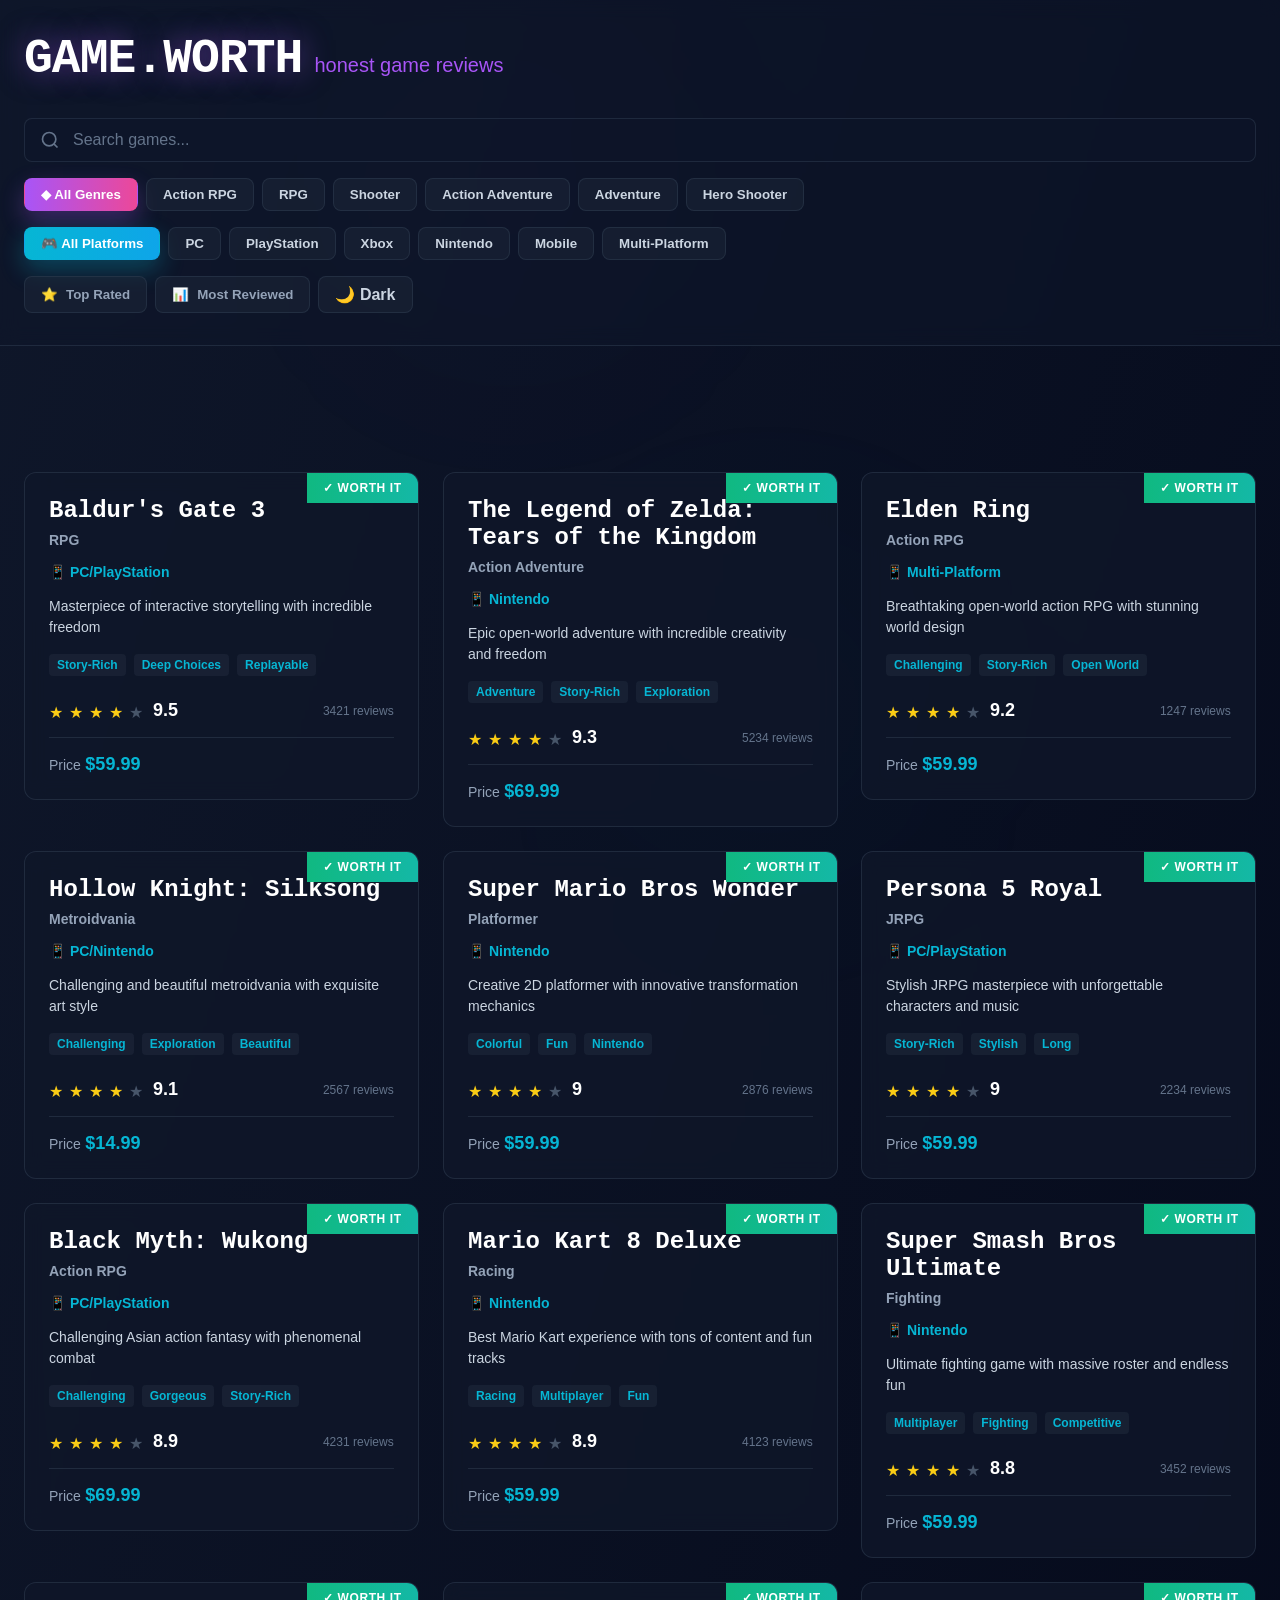
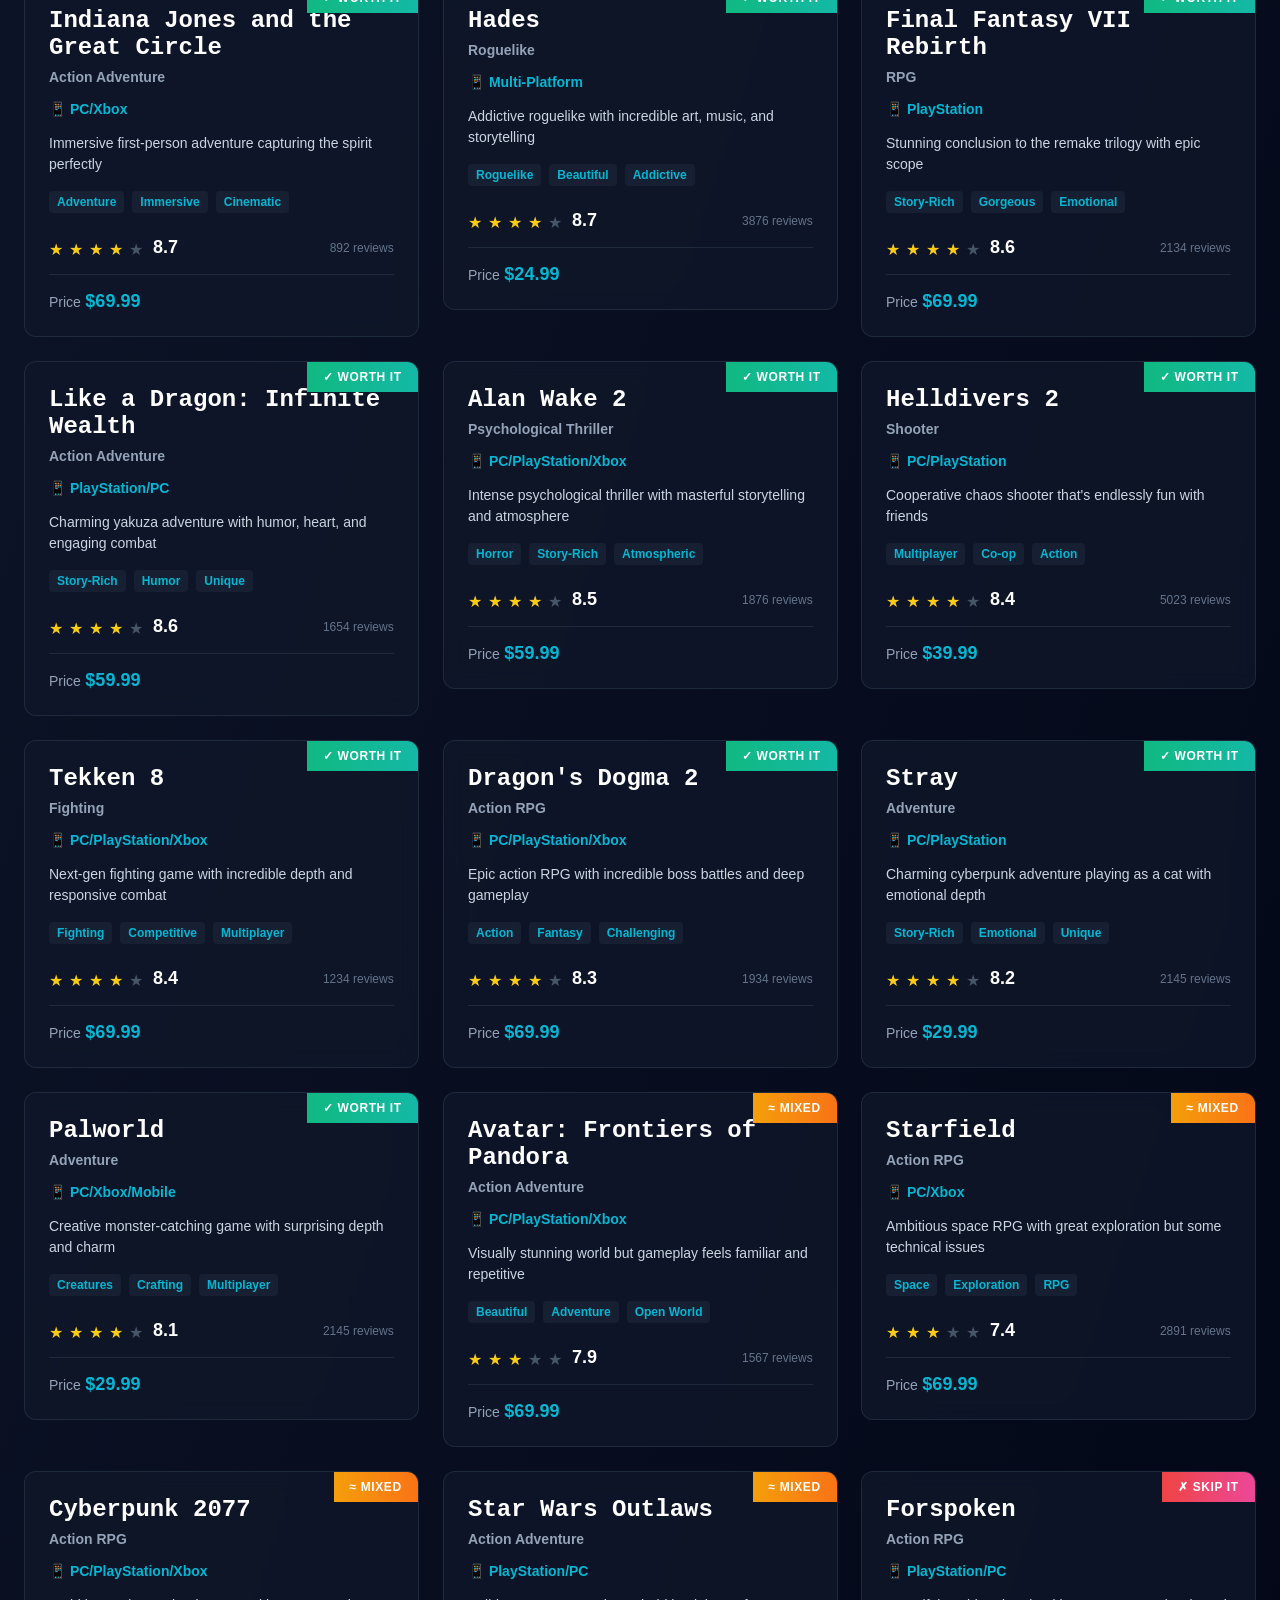
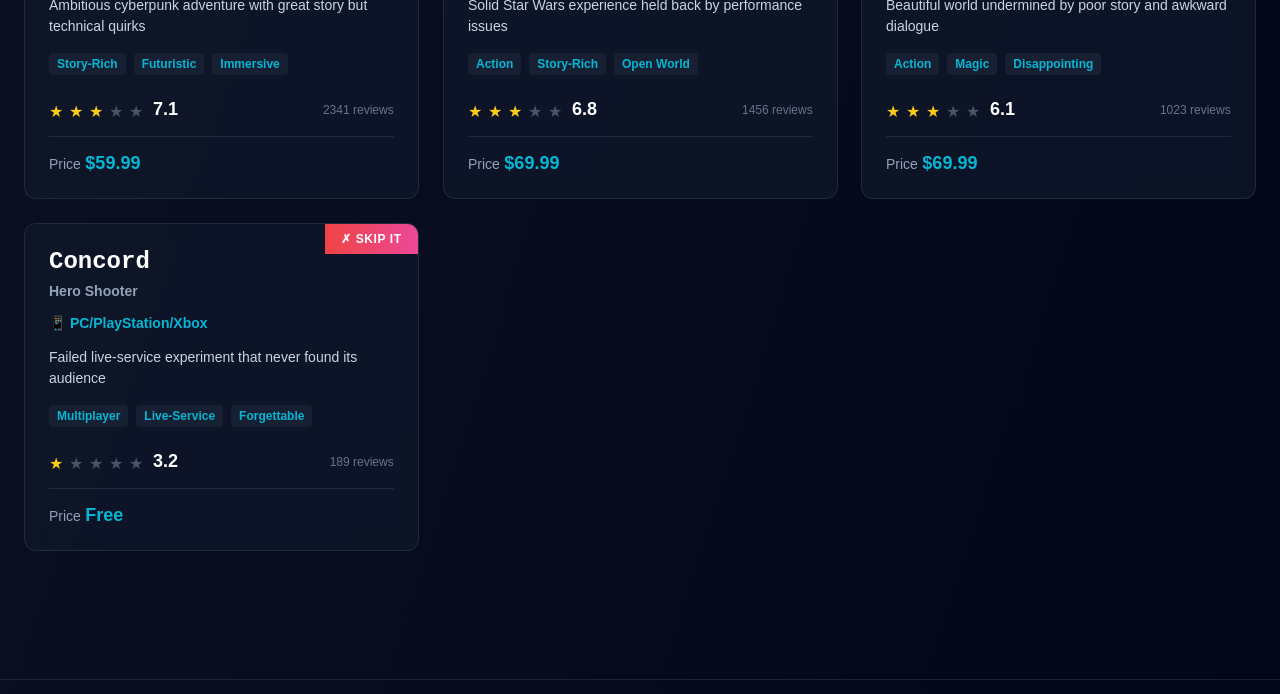
<file: game-review-platform.html>
<!DOCTYPE html>
<html lang="en">
<head>
    <meta charset="UTF-8">
    <meta name="viewport" content="width=device-width, initial-scale=1.0">
    <title>GAME.WORTH - Game Review Platform</title>
    <style>
        * {
            margin: 0;
            padding: 0;
            box-sizing: border-box;
        }

        ::-webkit-scrollbar {
            width: 12px;
        }

        ::-webkit-scrollbar-track {
            background: rgba(15, 23, 42, 0.3);
        }

        ::-webkit-scrollbar-thumb {
            background: rgba(168, 85, 247, 0.5);
            border-radius: 6px;
        }

        body {
            font-family: -apple-system, BlinkMacSystemFont, 'Segoe UI', 'Roboto', 'Oxygen', 'Ubuntu', 'Cantarell', sans-serif;
            background: linear-gradient(to bottom right, #0f172a, #020617);
            color: #ffffff;
            overflow-x: hidden;
            transition: background 0.15s ease, color 0.15s ease;
        }

        body.light-mode {
            background: linear-gradient(to bottom right, #f8fafc, #f1f5f9);
            color: #1e293b;
        }

        .background-container {
            position: fixed;
            inset: 0;
            pointer-events: none;
            z-index: 0;
        }

        .gradient-1 {
            position: absolute;
            top: 0;
            left: 25%;
            width: 24rem;
            height: 24rem;
            background: radial-gradient(circle, rgba(168, 85, 247, 0.05) 0%, transparent 70%);
            border-radius: 50%;
            filter: blur(120px);
        }

        .gradient-2 {
            position: absolute;
            bottom: 0;
            right: 25%;
            width: 24rem;
            height: 24rem;
            background: radial-gradient(circle, rgba(34, 211, 238, 0.05) 0%, transparent 70%);
            border-radius: 50%;
            filter: blur(120px);
        }

        .content {
            position: relative;
            z-index: 10;
        }

        header {
            border-bottom: 1px solid rgba(51, 65, 85, 0.5);
            background: rgba(15, 23, 42, 0.5);
            backdrop-filter: blur(10px);
            position: fixed;
            top: 0;
            width: 100%;
            z-index: 20;
            transition: transform 0.15s ease;
        }

        body.light-mode header {
            background: rgba(248, 250, 252, 0.8);
            border-bottom: 1px solid rgba(100, 116, 139, 0.3);
        }

        header.hidden {
            transform: translateY(-100%);
        }

        main {
            margin-top: 400px;
        }

        .header-inner {
            max-width: 80rem;
            margin: 0 auto;
            padding: 2rem 1.5rem;
        }

        .header-title {
            display: flex;
            align-items: baseline;
            gap: 0.75rem;
            margin-bottom: 2rem;
        }

        h1 {
            font-size: 3rem;
            font-weight: 900;
            letter-spacing: -0.02em;
            font-family: 'Courier New', monospace;
            text-shadow: 0 0 30px rgba(168, 85, 247, 0.5);
        }

        .subtitle {
            font-size: 1.25rem;
            color: #a855f7;
            font-weight: 300;
        }

        .search-container {
            position: relative;
            margin-bottom: 1rem;
        }

        .search-icon {
            position: absolute;
            left: 1rem;
            top: 0.75rem;
            width: 1.25rem;
            height: 1.25rem;
            color: #64748b;
        }

        #searchInput {
            width: 100%;
            background: rgba(15, 23, 42, 0.5);
            border: 1px solid rgba(51, 65, 85, 0.5);
            border-radius: 0.5rem;
            padding: 0.75rem 1rem 0.75rem 3rem;
            color: #ffffff;
            font-size: 1rem;
            transition: all 0.15s ease;
        }

        body.light-mode #searchInput {
            background: rgba(248, 250, 252, 0.7);
            border: 1px solid rgba(100, 116, 139, 0.3);
            color: #1e293b;
        }

        body.light-mode #searchInput::placeholder {
            color: #94a3b8;
        }

        #searchInput::placeholder {
            color: #64748b;
        }

        #searchInput:focus {
            outline: none;
            border-color: rgba(168, 85, 247, 0.5);
            box-shadow: 0 0 0 3px rgba(168, 85, 247, 0.1);
        }

        .filter-buttons {
            display: flex;
            flex-wrap: wrap;
            gap: 0.5rem;
            margin-bottom: 1rem;
        }

        .platform-buttons {
            display: flex;
            flex-wrap: wrap;
            gap: 0.5rem;
            margin-bottom: 1rem;
        }

        .filter-btn {
            padding: 0.5rem 1rem;
            border-radius: 0.5rem;
            font-weight: 600;
            border: 1px solid rgba(51, 65, 85, 0.5);
            background: rgba(30, 41, 59, 0.5);
            color: #cbd5e1;
            cursor: pointer;
            transition: all 0.15s ease;
        }

        body.light-mode .filter-btn {
            background: rgba(226, 232, 240, 0.8);
            color: #475569;
            border: 1px solid rgba(100, 116, 139, 0.3);
        }

        .filter-btn:hover {
            background: rgba(51, 65, 85, 0.5);
        }

        body.light-mode .filter-btn:hover {
            background: rgba(203, 213, 225, 0.8);
        }

        .filter-btn.active {
            background: linear-gradient(to right, #a855f7, #ec4899);
            color: white;
            border-color: transparent;
            box-shadow: 0 10px 25px rgba(168, 85, 247, 0.3);
        }

        .platform-btn {
            padding: 0.5rem 1rem;
            border-radius: 0.5rem;
            font-weight: 600;
            border: 1px solid rgba(51, 65, 85, 0.5);
            background: rgba(30, 41, 59, 0.5);
            color: #cbd5e1;
            cursor: pointer;
            transition: all 0.15s ease;
        }

        body.light-mode .platform-btn {
            background: rgba(226, 232, 240, 0.8);
            color: #475569;
            border: 1px solid rgba(100, 116, 139, 0.3);
        }

        .platform-btn:hover {
            background: rgba(51, 65, 85, 0.5);
        }

        body.light-mode .platform-btn:hover {
            background: rgba(203, 213, 225, 0.8);
        }

        .platform-btn.active {
            background: linear-gradient(to right, #06b6d4, #0ea5e9);
            color: white;
            border-color: transparent;
            box-shadow: 0 10px 25px rgba(6, 182, 212, 0.3);
        }

        .sort-buttons {
            display: flex;
            gap: 0.5rem;
        }

        .sort-btn {
            display: flex;
            align-items: center;
            gap: 0.5rem;
            padding: 0.5rem 1rem;
            border-radius: 0.5rem;
            font-weight: 600;
            border: 1px solid rgba(51, 65, 85, 0.5);
            background: rgba(30, 41, 59, 0.5);
            color: #94a3b8;
            cursor: pointer;
            transition: all 0.15s ease;
        }

        .sort-btn:hover {
            background: rgba(51, 65, 85, 0.5);
        }

        .theme-toggle {
            padding: 0.5rem 1rem;
            border-radius: 0.5rem;
            font-weight: 600;
            border: 1px solid rgba(51, 65, 85, 0.5);
            background: rgba(30, 41, 59, 0.5);
            color: #cbd5e1;
            cursor: pointer;
            transition: all 0.15s ease;
            font-size: 1rem;
            display: flex;
            align-items: center;
            gap: 0.5rem;
        }

        body.light-mode .theme-toggle {
            background: rgba(226, 232, 240, 0.8);
            color: #475569;
            border: 1px solid rgba(100, 116, 139, 0.3);
        }

        .theme-toggle:hover {
            background: rgba(51, 65, 85, 0.5);
        }

        body.light-mode .theme-toggle:hover {
            background: rgba(203, 213, 225, 0.8);
        }

        main {
            max-width: 80rem;
            margin: 0 auto;
            padding: 6rem 1.5rem 3rem 1.5rem;
        }

        .games-grid {
            display: grid;
            grid-template-columns: repeat(auto-fill, minmax(300px, 1fr));
            gap: 1.5rem;
        }

        @media (max-width: 768px) {
            .games-grid {
                grid-template-columns: 1fr;
            }
        }

        @media (min-width: 1024px) {
            .games-grid {
                grid-template-columns: repeat(3, 1fr);
            }
        }

        .game-card {
            position: relative;
            animation: fadeInUp 0.3s ease-out;
            will-change: transform;
        }

        @keyframes fadeInUp {
            from {
                opacity: 0;
                transform: translateY(20px);
            }
            to {
                opacity: 1;
                transform: translateY(0);
            }
        }

        .game-card.delay-1 { animation-delay: 0.05s; }
        .game-card.delay-2 { animation-delay: 0.1s; }
        .game-card.delay-3 { animation-delay: 0.15s; }
        .game-card.delay-4 { animation-delay: 0.2s; }
        .game-card.delay-5 { animation-delay: 0.25s; }
        .game-card.delay-6 { animation-delay: 0.3s; }
        .game-card.delay-7 { animation-delay: 0.35s; }
        .game-card.delay-8 { animation-delay: 0.4s; }
        .game-card.delay-9 { animation-delay: 0.45s; }
        .game-card.delay-10 { animation-delay: 0.5s; }

        .card-inner {
            background: rgba(15, 23, 42, 0.8);
            border: 1px solid rgba(51, 65, 85, 0.5);
            border-radius: 0.75rem;
            overflow: hidden;
            backdrop-filter: blur(10px);
            transition: border-color 0.15s ease;
            position: relative;
        }

        body.light-mode .card-inner {
            background: rgba(248, 250, 252, 0.9);
            border: 1px solid rgba(100, 116, 139, 0.3);
        }

        .game-card:hover .card-inner {
            border-color: rgba(51, 65, 85, 0.8);
        }

        body.light-mode .game-card:hover .card-inner {
            border-color: rgba(100, 116, 139, 0.5);
        }

        .card-content {
            padding: 1.5rem;
            position: relative;
        }

        .verdict-badge {
            position: absolute;
            top: 0;
            right: 0;
            padding: 0.5rem 1rem;
            font-size: 0.75rem;
            font-weight: 900;
            letter-spacing: 0.05em;
            color: white;
            background-size: 100% 100%;
        }

        .verdict-worth {
            background: linear-gradient(to right, #10b981, #14b8a6);
        }

        .verdict-mixed {
            background: linear-gradient(to right, #f59e0b, #f97316);
        }

        .verdict-skip {
            background: linear-gradient(to right, #ef4444, #ec4899);
        }

        .game-title {
            font-size: 1.5rem;
            font-weight: 900;
            margin-bottom: 0.5rem;
            font-family: 'Courier New', monospace;
            transition: color 0.3s ease;
        }

        .game-card:hover .game-title {
            color: #d8b4fe;
        }

        body.light-mode .game-card:hover .game-title {
            color: #a855f7;
        }

        .game-genre {
            font-size: 0.875rem;
            color: #94a3b8;
            margin-bottom: 1rem;
            font-weight: 600;
        }

        body.light-mode .game-genre {
            color: #64748b;
        }

        .game-platform {
            font-size: 0.875rem;
            color: #06b6d4;
            margin-bottom: 1rem;
            font-weight: 600;
        }

        body.light-mode .game-platform {
            color: #0891b2;
        }

        .game-description {
            color: #cbd5e1;
            font-size: 0.875rem;
            margin-bottom: 1rem;
            line-height: 1.5;
        }

        body.light-mode .game-description {
            color: #475569;
        }

        .tags {
            display: flex;
            flex-wrap: wrap;
            gap: 0.5rem;
            margin-bottom: 1.5rem;
        }

        .tag {
            padding: 0.25rem 0.5rem;
            background: rgba(30, 41, 59, 0.6);
            color: #06b6d4;
            font-size: 0.75rem;
            font-weight: 600;
            border-radius: 0.25rem;
            transition: background 0.3s ease, color 0.3s ease;
        }

        body.light-mode .tag {
            background: rgba(203, 213, 225, 0.6);
            color: #0891b2;
        }

        .rating-row {
            display: flex;
            align-items: center;
            justify-content: space-between;
            margin-bottom: 1rem;
            padding-bottom: 1rem;
            border-bottom: 1px solid rgba(51, 65, 85, 0.5);
            transition: border-color 0.3s ease;
        }

        body.light-mode .rating-row {
            border-bottom: 1px solid rgba(100, 116, 139, 0.2);
        }

        .stars {
            display: flex;
            gap: 0.25rem;
        }

        .star {
            width: 1rem;
            height: 1rem;
        }

        .star.filled {
            color: #facc15;
        }

        .star.empty {
            color: #475569;
        }

        .rating-number {
            font-size: 1.125rem;
            font-weight: 900;
            color: white;
            margin-left: 0.5rem;
        }

        .review-count {
            font-size: 0.75rem;
            color: #64748b;
            transition: color 0.3s ease;
        }

        body.light-mode .review-count {
            color: #94a3b8;
        }

        .price-label {
            color: #94a3b8;
            font-size: 0.875rem;
            transition: color 0.3s ease;
        }

        body.light-mode .price-label {
            color: #64748b;
        }

        .price-value {
            font-size: 1.125rem;
            font-weight: 900;
            color: #06b6d4;
            transition: color 0.3s ease;
        }

        body.light-mode .price-value {
            color: #0891b2;
        }

        .no-results {
            text-align: center;
            padding: 5rem 1.5rem;
            color: #94a3b8;
            font-size: 1.125rem;
            transition: color 0.3s ease;
        }

        body.light-mode .no-results {
            color: #64748b;
        }

        footer {
            border-top: 1px solid rgba(51, 65, 85, 0.5);
            margin-top: 5rem;
            padding: 2rem;
            text-align: center;
            color: #64748b;
            font-size: 0.875rem;
            transition: border-color 0.3s ease, color 0.3s ease;
        }

        body.light-mode footer {
            border-top: 1px solid rgba(100, 116, 139, 0.2);
            color: #94a3b8;
        }

        svg {
            width: 1.25rem;
            height: 1.25rem;
            display: inline-block;
        }

        @keyframes fadeIn {
            from { opacity: 0; }
            to { opacity: 1; }
        }

        @keyframes slideUp {
            from {
                opacity: 0;
                transform: translateY(30px);
            }
            to {
                opacity: 1;
                transform: translateY(0);
            }
        }

        .details-modal {
            display: none;
            position: fixed;
            inset: 0;
            background: rgba(0, 0, 0, 0.5);
            backdrop-filter: blur(4px);
            z-index: 100;
            overflow-y: auto;
            animation: fadeIn 0.2s ease;
        }

        .details-modal.active {
            display: flex;
            align-items: center;
            justify-content: center;
        }

        .details-content {
            background: rgba(15, 23, 42, 0.95);
            border: 1px solid rgba(51, 65, 85, 0.5);
            border-radius: 1rem;
            padding: 3rem;
            max-width: 700px;
            width: 90%;
            max-height: 90vh;
            overflow-y: auto;
            animation: slideUp 0.2s ease;
            position: relative;
        }

        .close-btn {
            position: absolute;
            top: 1.5rem;
            right: 1.5rem;
            background: none;
            border: none;
            font-size: 1.5rem;
            cursor: pointer;
            color: #cbd5e1;
            transition: color 0.3s ease;
        }

        body.light-mode .close-btn {
            color: #475569;
        }

        .close-btn:hover {
            color: #f1f5f9;
        }

        body.light-mode .close-btn:hover {
            color: #1e293b;
        }

        .details-header {
            display: flex;
            justify-content: space-between;
            align-items: start;
            margin-bottom: 2rem;
            gap: 2rem;
        }

        .details-title-section h2 {
            font-size: 2.5rem;
            font-weight: 900;
            margin-bottom: 0.5rem;
            font-family: 'Courier New', monospace;
        }

        body.light-mode .details-title-section h2 {
            color: #1e293b;
        }

        .details-verdict-badge {
            padding: 0.75rem 1.5rem;
            font-weight: 900;
            letter-spacing: 0.05em;
            color: white;
            border-radius: 0.5rem;
            font-size: 0.875rem;
            align-self: flex-start;
        }

        .details-section {
            margin-bottom: 2rem;
            padding-bottom: 1.5rem;
            border-bottom: 1px solid rgba(51, 65, 85, 0.5);
        }

        body.light-mode .details-section {
            border-bottom: 1px solid rgba(100, 116, 139, 0.2);
        }

        .details-section:last-child {
            border-bottom: none;
        }

        .details-label {
            font-size: 0.875rem;
            color: #94a3b8;
            font-weight: 600;
            text-transform: uppercase;
            letter-spacing: 0.05em;
            margin-bottom: 0.5rem;
        }

        body.light-mode .details-label {
            color: #64748b;
        }

        .details-value {
            font-size: 1.125rem;
            color: #e2e8f0;
            margin-bottom: 1rem;
        }

        body.light-mode .details-value {
            color: #334155;
        }

        .details-rating {
            display: flex;
            align-items: center;
            gap: 1rem;
            flex-wrap: wrap;
        }

        .rating-display {
            display: flex;
            align-items: center;
            gap: 0.5rem;
        }

        .rating-stars {
            display: flex;
            gap: 0.25rem;
        }

        .rating-stars .star {
            width: 1.5rem;
            height: 1.5rem;
        }

        .rating-stats {
            display: grid;
            grid-template-columns: repeat(auto-fit, minmax(200px, 1fr));
            gap: 1rem;
        }

        .stat-item {
            background: rgba(30, 41, 59, 0.5);
            padding: 1rem;
            border-radius: 0.5rem;
            border: 1px solid rgba(51, 65, 85, 0.5);
        }

        body.light-mode .stat-item {
            background: rgba(226, 232, 240, 0.5);
            border: 1px solid rgba(100, 116, 139, 0.2);
        }

        .stat-label {
            font-size: 0.75rem;
            color: #94a3b8;
            text-transform: uppercase;
            letter-spacing: 0.05em;
            margin-bottom: 0.5rem;
        }

        body.light-mode .stat-label {
            color: #64748b;
        }

        .stat-value {
            font-size: 1.5rem;
            font-weight: 900;
            color: #06b6d4;
        }

        body.light-mode .stat-value {
            color: #0891b2;
        }

        body.light-mode .details-value {
            color: #334155;
        }

        .detailed-tags {
            display: flex;
            flex-wrap: wrap;
            gap: 0.5rem;
        }

        .detailed-tag {
            padding: 0.5rem 1rem;
            background: rgba(30, 41, 59, 0.5);
            color: #06b6d4;
            border-radius: 0.5rem;
            font-size: 0.875rem;
            font-weight: 600;
            border: 1px solid rgba(6, 182, 212, 0.3);
        }

        body.light-mode .detailed-tag {
            background: rgba(203, 213, 225, 0.5);
            color: #0891b2;
            border: 1px solid rgba(8, 145, 178, 0.3);
        }

        .game-card {
            cursor: pointer;
        }

        .game-card {
            transition: transform 0.15s ease;
        }

        .game-card:hover {
            transform: translateY(-2px);
        }

        /* Buy Links */
        .buy-section {
            margin-top: 2rem;
            padding-top: 1.5rem;
            border-top: 1px solid rgba(51, 65, 85, 0.5);
            display: flex;
            flex-wrap: wrap;
            gap: 1rem;
        }

        body.light-mode .buy-section {
            border-top: 1px solid rgba(100, 116, 139, 0.2);
        }

        .buy-btn {
            flex: 1;
            min-width: 150px;
            padding: 1rem 1.5rem;
            border-radius: 0.5rem;
            border: none;
            font-weight: 600;
            cursor: pointer;
            transition: all 0.15s ease;
            text-decoration: none;
            display: inline-flex;
            align-items: center;
            justify-content: center;
            gap: 0.5rem;
            font-size: 0.95rem;
        }

        .buy-btn-amazon {
            background: linear-gradient(to right, #FF9900, #FFA500);
            color: white;
            box-shadow: 0 4px 15px rgba(255, 153, 0, 0.3);
        }

        .buy-btn-amazon:hover {
            transform: translateY(-2px);
            box-shadow: 0 6px 20px rgba(255, 153, 0, 0.4);
        }

        .buy-btn-nintendo {
            background: linear-gradient(to right, #E60012, #F0061B);
            color: white;
            box-shadow: 0 4px 15px rgba(230, 0, 18, 0.3);
        }

        .buy-btn-nintendo:hover {
            transform: translateY(-2px);
            box-shadow: 0 6px 20px rgba(230, 0, 18, 0.4);
        }

        .buy-btn-playstation {
            background: linear-gradient(to right, #003087, #0066CC);
            color: white;
            box-shadow: 0 4px 15px rgba(0, 48, 135, 0.3);
        }

        .buy-btn-playstation:hover {
            transform: translateY(-2px);
            box-shadow: 0 6px 20px rgba(0, 48, 135, 0.4);
        }

        .buy-btn-xbox {
            background: linear-gradient(to right, #107C10, #1FB012);
            color: white;
            box-shadow: 0 4px 15px rgba(16, 124, 16, 0.3);
        }

        .buy-btn-xbox:hover {
            transform: translateY(-2px);
            box-shadow: 0 6px 20px rgba(16, 124, 16, 0.4);
        }

        .buy-btn-steam {
            background: linear-gradient(to right, #1B2838, #2A475E);
            color: white;
            box-shadow: 0 4px 15px rgba(26, 40, 56, 0.3);
            border: 1px solid rgba(108, 192, 228, 0.5);
        }

        .buy-btn-steam:hover {
            transform: translateY(-2px);
            box-shadow: 0 6px 20px rgba(108, 192, 228, 0.4);
        }

        .buy-btn-appstore {
            background: linear-gradient(to right, #555555, #888888);
            color: white;
            box-shadow: 0 4px 15px rgba(85, 85, 85, 0.3);
        }

        .buy-btn-appstore:hover {
            transform: translateY(-2px);
            box-shadow: 0 6px 20px rgba(85, 85, 85, 0.4);
        }
    </style>
</head>
<body>
    <div class="background-container">
        <div class="gradient-1"></div>
        <div class="gradient-2"></div>
    </div>

    <div class="content">
        <header>
            <div class="header-inner">
                <div class="header-title">
                    <h1>GAME.WORTH</h1>
                    <span class="subtitle">honest game reviews</span>
                </div>

                <div class="search-container">
                    <svg class="search-icon" viewBox="0 0 24 24" fill="none" stroke="currentColor" stroke-width="2">
                        <circle cx="11" cy="11" r="8"></circle>
                        <path d="m21 21-4.35-4.35"></path>
                    </svg>
                    <input type="text" id="searchInput" placeholder="Search games...">
                </div>

                <div class="filter-buttons" id="filterButtons"></div>

                <div class="platform-buttons" id="platformButtons"></div>

                <div class="sort-buttons">
                    <button class="sort-btn active" onclick="setSortBy('rating')">
                        <span>⭐</span> Top Rated
                    </button>
                    <button class="sort-btn" onclick="setSortBy('reviews')">
                        <span>📊</span> Most Reviewed
                    </button>
                    <button class="theme-toggle" onclick="toggleTheme()">
                        🌙 Dark
                    </button>
                </div>
            </div>
        </header>

        <main>
            <div class="games-grid" id="gamesGrid"></div>
            <div id="noResults" class="no-results" style="display: none;">
                No games found matching your criteria
            </div>
        </main>

        <!-- Game Details Modal -->
        <div class="details-modal" id="detailsModal">
            <div class="details-content">
                <button class="close-btn" onclick="closeDetails()">✕</button>
                <div class="details-header">
                    <div class="details-title-section">
                        <h2 id="detailsTitle"></h2>
                        <p style="color: #94a3b8; margin-bottom: 1rem;" id="detailsGenre"></p>
                        <p style="color: #06b6d4; font-weight: 600;" id="detailsPlatform"></p>
                    </div>
                    <div class="details-verdict-badge" id="detailsVerdictBadge"></div>
                </div>

                <div class="details-section">
                    <div class="details-label">About</div>
                    <p class="details-value" id="detailsDescription"></p>
                </div>

                <div class="details-section">
                    <div class="details-label">Rating & Reviews</div>
                    <div class="details-rating">
                        <div class="rating-display">
                            <div class="rating-stars" id="detailsStars"></div>
                            <span style="font-size: 1.5rem; font-weight: 900; color: white;" id="detailsRatingNumber"></span>
                        </div>
                        <span style="color: #94a3b8;" id="detailsReviewCount"></span>
                    </div>
                </div>

                <div class="details-section">
                    <div class="details-label">Details</div>
                    <div class="rating-stats">
                        <div class="stat-item">
                            <div class="stat-label">Price</div>
                            <div class="stat-value" id="detailsPrice"></div>
                        </div>
                        <div class="stat-item">
                            <div class="stat-label">Total Reviews</div>
                            <div class="stat-value" id="detailsTotalReviews"></div>
                        </div>
                    </div>
                </div>

                <div class="details-section">
                    <div class="details-label">Tags</div>
                    <div class="detailed-tags" id="detailsTags"></div>
                </div>

                <div class="buy-section" id="buySection"></div>
            </div>
        </div>

        <footer>
            <p>&copy; 2024 GAME.WORTH. All rights reserved. | Game ratings and verdicts based on community feedback • Not affiliated with game publishers</p>
        </footer>
    </div>

    <script>
        const games = [
            {
                id: 1,
                title: 'Elden Ring',
                genre: 'Action RPG',
                platform: 'Multi-Platform',
                rating: 9.2,
                reviews: 1247,
                verdict: 'worth',
                price: '$59.99',
                description: 'Breathtaking open-world action RPG with stunning world design',
                tags: ['Challenging', 'Story-Rich', 'Open World']
            },
            {
                id: 2,
                title: 'Cyberpunk 2077',
                genre: 'Action RPG',
                platform: 'PC/PlayStation/Xbox',
                rating: 7.1,
                reviews: 2341,
                verdict: 'mixed',
                price: '$59.99',
                description: 'Ambitious cyberpunk adventure with great story but technical quirks',
                tags: ['Story-Rich', 'Futuristic', 'Immersive']
            },
            {
                id: 3,
                title: 'Baldur\'s Gate 3',
                genre: 'RPG',
                platform: 'PC/PlayStation',
                rating: 9.5,
                reviews: 3421,
                verdict: 'worth',
                price: '$59.99',
                description: 'Masterpiece of interactive storytelling with incredible freedom',
                tags: ['Story-Rich', 'Deep Choices', 'Replayable']
            },
            {
                id: 4,
                title: 'Concord',
                genre: 'Hero Shooter',
                platform: 'PC/PlayStation/Xbox',
                rating: 3.2,
                reviews: 189,
                verdict: 'skip',
                price: 'Free',
                description: 'Failed live-service experiment that never found its audience',
                tags: ['Multiplayer', 'Live-Service', 'Forgettable']
            },
            {
                id: 5,
                title: 'Palworld',
                genre: 'Adventure',
                platform: 'PC/Xbox/Mobile',
                rating: 8.1,
                reviews: 2145,
                verdict: 'worth',
                price: '$29.99',
                description: 'Creative monster-catching game with surprising depth and charm',
                tags: ['Creatures', 'Crafting', 'Multiplayer']
            },
            {
                id: 6,
                title: 'Indiana Jones and the Great Circle',
                genre: 'Action Adventure',
                platform: 'PC/Xbox',
                rating: 8.7,
                reviews: 892,
                verdict: 'worth',
                price: '$69.99',
                description: 'Immersive first-person adventure capturing the spirit perfectly',
                tags: ['Adventure', 'Immersive', 'Cinematic']
            },
            {
                id: 7,
                title: 'Star Wars Outlaws',
                genre: 'Action Adventure',
                platform: 'PlayStation/PC',
                rating: 6.8,
                reviews: 1456,
                verdict: 'mixed',
                price: '$69.99',
                description: 'Solid Star Wars experience held back by performance issues',
                tags: ['Action', 'Story-Rich', 'Open World']
            },
            {
                id: 8,
                title: 'Black Myth: Wukong',
                genre: 'Action RPG',
                platform: 'PC/PlayStation',
                rating: 8.9,
                reviews: 4231,
                verdict: 'worth',
                price: '$69.99',
                description: 'Challenging Asian action fantasy with phenomenal combat',
                tags: ['Challenging', 'Gorgeous', 'Story-Rich']
            },
            {
                id: 9,
                title: 'Helldivers 2',
                genre: 'Shooter',
                platform: 'PC/PlayStation',
                rating: 8.4,
                reviews: 5023,
                verdict: 'worth',
                price: '$39.99',
                description: 'Cooperative chaos shooter that\'s endlessly fun with friends',
                tags: ['Multiplayer', 'Co-op', 'Action']
            },
            {
                id: 10,
                title: 'Final Fantasy VII Rebirth',
                genre: 'RPG',
                platform: 'PlayStation',
                rating: 8.6,
                reviews: 2134,
                verdict: 'worth',
                price: '$69.99',
                description: 'Stunning conclusion to the remake trilogy with epic scope',
                tags: ['Story-Rich', 'Gorgeous', 'Emotional']
            },
            {
                id: 11,
                title: 'Super Mario Bros Wonder',
                genre: 'Platformer',
                platform: 'Nintendo',
                rating: 9.0,
                reviews: 2876,
                verdict: 'worth',
                price: '$59.99',
                description: 'Creative 2D platformer with innovative transformation mechanics',
                tags: ['Colorful', 'Fun', 'Nintendo']
            },
            {
                id: 12,
                title: 'The Legend of Zelda: Tears of the Kingdom',
                genre: 'Action Adventure',
                platform: 'Nintendo',
                rating: 9.3,
                reviews: 5234,
                verdict: 'worth',
                price: '$69.99',
                description: 'Epic open-world adventure with incredible creativity and freedom',
                tags: ['Adventure', 'Story-Rich', 'Exploration']
            },
            {
                id: 13,
                title: 'Super Smash Bros Ultimate',
                genre: 'Fighting',
                platform: 'Nintendo',
                rating: 8.8,
                reviews: 3452,
                verdict: 'worth',
                price: '$59.99',
                description: 'Ultimate fighting game with massive roster and endless fun',
                tags: ['Multiplayer', 'Fighting', 'Competitive']
            },
            {
                id: 14,
                title: 'Mario Kart 8 Deluxe',
                genre: 'Racing',
                platform: 'Nintendo',
                rating: 8.9,
                reviews: 4123,
                verdict: 'worth',
                price: '$59.99',
                description: 'Best Mario Kart experience with tons of content and fun tracks',
                tags: ['Racing', 'Multiplayer', 'Fun']
            },
            {
                id: 15,
                title: 'Hollow Knight: Silksong',
                genre: 'Metroidvania',
                platform: 'PC/Nintendo',
                rating: 9.1,
                reviews: 2567,
                verdict: 'worth',
                price: '$14.99',
                description: 'Challenging and beautiful metroidvania with exquisite art style',
                tags: ['Challenging', 'Exploration', 'Beautiful']
            },
            {
                id: 16,
                title: 'Starfield',
                genre: 'Action RPG',
                platform: 'PC/Xbox',
                rating: 7.4,
                reviews: 2891,
                verdict: 'mixed',
                price: '$69.99',
                description: 'Ambitious space RPG with great exploration but some technical issues',
                tags: ['Space', 'Exploration', 'RPG']
            },
            {
                id: 17,
                title: 'Dragon\'s Dogma 2',
                genre: 'Action RPG',
                platform: 'PC/PlayStation/Xbox',
                rating: 8.3,
                reviews: 1934,
                verdict: 'worth',
                price: '$69.99',
                description: 'Epic action RPG with incredible boss battles and deep gameplay',
                tags: ['Action', 'Fantasy', 'Challenging']
            },
            {
                id: 18,
                title: 'Avatar: Frontiers of Pandora',
                genre: 'Action Adventure',
                platform: 'PC/PlayStation/Xbox',
                rating: 7.9,
                reviews: 1567,
                verdict: 'mixed',
                price: '$69.99',
                description: 'Visually stunning world but gameplay feels familiar and repetitive',
                tags: ['Beautiful', 'Adventure', 'Open World']
            },
            {
                id: 19,
                title: 'Persona 5 Royal',
                genre: 'JRPG',
                platform: 'PC/PlayStation',
                rating: 9.0,
                reviews: 2234,
                verdict: 'worth',
                price: '$59.99',
                description: 'Stylish JRPG masterpiece with unforgettable characters and music',
                tags: ['Story-Rich', 'Stylish', 'Long']
            },
            {
                id: 20,
                title: 'Hades',
                genre: 'Roguelike',
                platform: 'Multi-Platform',
                rating: 8.7,
                reviews: 3876,
                verdict: 'worth',
                price: '$24.99',
                description: 'Addictive roguelike with incredible art, music, and storytelling',
                tags: ['Roguelike', 'Beautiful', 'Addictive']
            },
            {
                id: 21,
                title: 'Stray',
                genre: 'Adventure',
                platform: 'PC/PlayStation',
                rating: 8.2,
                reviews: 2145,
                verdict: 'worth',
                price: '$29.99',
                description: 'Charming cyberpunk adventure playing as a cat with emotional depth',
                tags: ['Story-Rich', 'Emotional', 'Unique']
            },
            {
                id: 22,
                title: 'Forspoken',
                genre: 'Action RPG',
                platform: 'PlayStation/PC',
                rating: 6.1,
                reviews: 1023,
                verdict: 'skip',
                price: '$69.99',
                description: 'Beautiful world undermined by poor story and awkward dialogue',
                tags: ['Action', 'Magic', 'Disappointing']
            },
            {
                id: 23,
                title: 'Alan Wake 2',
                genre: 'Psychological Thriller',
                platform: 'PC/PlayStation/Xbox',
                rating: 8.5,
                reviews: 1876,
                verdict: 'worth',
                price: '$59.99',
                description: 'Intense psychological thriller with masterful storytelling and atmosphere',
                tags: ['Horror', 'Story-Rich', 'Atmospheric']
            },
            {
                id: 24,
                title: 'Tekken 8',
                genre: 'Fighting',
                platform: 'PC/PlayStation/Xbox',
                rating: 8.4,
                reviews: 1234,
                verdict: 'worth',
                price: '$69.99',
                description: 'Next-gen fighting game with incredible depth and responsive combat',
                tags: ['Fighting', 'Competitive', 'Multiplayer']
            },
            {
                id: 25,
                title: 'Like a Dragon: Infinite Wealth',
                genre: 'Action Adventure',
                platform: 'PlayStation/PC',
                rating: 8.6,
                reviews: 1654,
                verdict: 'worth',
                price: '$59.99',
                description: 'Charming yakuza adventure with humor, heart, and engaging combat',
                tags: ['Story-Rich', 'Humor', 'Unique']
            }
        ];

        const genres = ['all', 'Action RPG', 'RPG', 'Shooter', 'Action Adventure', 'Adventure', 'Hero Shooter'];
        const platforms = ['all', 'PC', 'PlayStation', 'Xbox', 'Nintendo', 'Mobile', 'Multi-Platform'];
        let selectedGenre = 'all';
        let selectedPlatform = 'all';
        let searchQuery = '';
        let sortBy = 'rating';

        function initializeFilters() {
            const filterContainer = document.getElementById('filterButtons');
            genres.forEach(genre => {
                const btn = document.createElement('button');
                btn.className = 'filter-btn' + (genre === 'all' ? ' active' : '');
                btn.textContent = genre === 'all' ? '◆ All Genres' : genre;
                btn.onclick = () => setGenre(genre);
                filterContainer.appendChild(btn);
            });
        }

        function initializePlatformFilters() {
            const platformContainer = document.getElementById('platformButtons');
            platforms.forEach(platform => {
                const btn = document.createElement('button');
                btn.className = 'platform-btn' + (platform === 'all' ? ' active' : '');
                btn.textContent = platform === 'all' ? '🎮 All Platforms' : platform;
                btn.onclick = () => setPlatform(platform);
                platformContainer.appendChild(btn);
            });
        }

        function setGenre(genre) {
            selectedGenre = genre;
            updateFilters();
            renderGames();
        }

        function setPlatform(platform) {
            selectedPlatform = platform;
            updatePlatformFilters();
            renderGames();
        }

        function setSortBy(sort) {
            sortBy = sort;
            const btns = document.querySelectorAll('.sort-btn');
            btns.forEach(btn => btn.classList.remove('active'));
            event.target.closest('.sort-btn').classList.add('active');
            renderGames();
        }

        function toggleTheme() {
            document.body.classList.toggle('light-mode');
            const themeBtn = document.querySelector('.theme-toggle');
            
            if (document.body.classList.contains('light-mode')) {
                themeBtn.innerHTML = '☀️ Light';
                localStorage.setItem('theme', 'light');
            } else {
                themeBtn.innerHTML = '🌙 Dark';
                localStorage.setItem('theme', 'dark');
            }
        }

        // Load saved theme preference on page load
        window.addEventListener('DOMContentLoaded', () => {
            const savedTheme = localStorage.getItem('theme') || 'dark';
            const themeBtn = document.querySelector('.theme-toggle');
            if (savedTheme === 'light') {
                document.body.classList.add('light-mode');
                themeBtn.innerHTML = '☀️ Light';
            } else {
                themeBtn.innerHTML = '🌙 Dark';
            }
        });

        function updateFilters() {
            const btns = document.querySelectorAll('.filter-btn');
            btns.forEach((btn, idx) => {
                if (genres[idx] === selectedGenre) {
                    btn.classList.add('active');
                } else {
                    btn.classList.remove('active');
                }
            });
        }

        function updatePlatformFilters() {
            const btns = document.querySelectorAll('.platform-btn');
            btns.forEach((btn, idx) => {
                if (platforms[idx] === selectedPlatform) {
                    btn.classList.add('active');
                } else {
                    btn.classList.remove('active');
                }
            });
        }

        function getFilteredGames() {
            return games
                .filter(game => {
                    const matchesGenre = selectedGenre === 'all' || game.genre === selectedGenre;
                    const matchesPlatform = selectedPlatform === 'all' || game.platform.includes(selectedPlatform);
                    const matchesSearch = game.title.toLowerCase().includes(searchQuery.toLowerCase());
                    return matchesGenre && matchesPlatform && matchesSearch;
                })
                .sort((a, b) => {
                    if (sortBy === 'rating') return b.rating - a.rating;
                    if (sortBy === 'reviews') return b.reviews - a.reviews;
                    return 0;
                });
        }

        function getVerdictLabel(verdict) {
            if (verdict === 'worth') return '✓ WORTH IT';
            if (verdict === 'mixed') return '≈ MIXED';
            return '✗ SKIP IT';
        }

        function getVerdictClass(verdict) {
            if (verdict === 'worth') return 'verdict-worth';
            if (verdict === 'mixed') return 'verdict-mixed';
            return 'verdict-skip';
        }

        function openDetails(gameId) {
            const game = games.find(g => g.id === gameId);
            if (!game) return;

            const starCount = Math.floor(game.rating / 2);
            const starsHtml = [...Array(5)].map((_, i) => {
                const isFilled = i < starCount;
                return `<span class="star ${isFilled ? 'filled' : 'empty'}">★</span>`;
            }).join('');

            const tagsHtml = game.tags.map(tag => `<span class="detailed-tag">${tag}</span>`).join('');

            document.getElementById('detailsTitle').textContent = game.title;
            document.getElementById('detailsGenre').textContent = game.genre;
            document.getElementById('detailsPlatform').textContent = '📱 ' + game.platform;
            document.getElementById('detailsDescription').textContent = game.description;
            document.getElementById('detailsStars').innerHTML = starsHtml;
            document.getElementById('detailsRatingNumber').textContent = game.rating;
            document.getElementById('detailsReviewCount').textContent = game.reviews + ' reviews';
            document.getElementById('detailsPrice').textContent = game.price;
            document.getElementById('detailsTotalReviews').textContent = game.reviews.toLocaleString();
            document.getElementById('detailsTags').innerHTML = tagsHtml;

            const verdictBadge = document.getElementById('detailsVerdictBadge');
            verdictBadge.className = 'details-verdict-badge ' + getVerdictClass(game.verdict);
            verdictBadge.textContent = getVerdictLabel(game.verdict);

            // Generate buy links based on platform
            const buySection = document.getElementById('buySection');
            let buyLinksHtml = '<div style="width: 100%; padding-bottom: 1rem; border-bottom: 1px solid rgba(51, 65, 85, 0.5);"><div style="font-size: 0.875rem; color: #94a3b8; font-weight: 600; text-transform: uppercase; letter-spacing: 0.05em; margin-bottom: 1rem;">Buy Now</div></div>';
            
            const platform = game.platform.toLowerCase();
            const gameSearchQuery = `${game.title} game`;
            let links = [];

            // Add appropriate store links based on platform
            if (platform.includes('pc') || platform.includes('steam')) {
                links.push(`<a href="https://store.steampowered.com/search/?term=${encodeURIComponent(game.title)}" target="_blank" class="buy-btn buy-btn-steam">🎮 Steam</a>`);
            }
            if (platform.includes('playstation') || platform.includes('ps')) {
                links.push(`<a href="https://www.playstation.com/en-us/search/${encodeURIComponent(game.title)}" target="_blank" class="buy-btn buy-btn-playstation">🎮 PlayStation Store</a>`);
            }
            if (platform.includes('xbox')) {
                links.push(`<a href="https://www.xbox.com/en-US/search?q=${encodeURIComponent(game.title)}" target="_blank" class="buy-btn buy-btn-xbox">🎮 Xbox Store</a>`);
            }
            if (platform.includes('nintendo')) {
                links.push(`<a href="https://www.nintendo.com/search/?query=${encodeURIComponent(game.title)}" target="_blank" class="buy-btn buy-btn-nintendo">🎮 Nintendo eShop</a>`);
            }
            if (platform.includes('mobile') || platform.includes('ios') || platform.includes('android')) {
                links.push(`<a href="https://www.apple.com/app-store/" target="_blank" class="buy-btn buy-btn-appstore">🎮 App Store</a>`);
            }

            // Add Amazon as a backup option - using "game" in search query for better results
            if (links.length === 0) {
                links.push(`<a href="https://www.amazon.com/s?k=${encodeURIComponent(gameSearchQuery)}" target="_blank" class="buy-btn buy-btn-amazon">🛒 Buy on Amazon</a>`);
            } else {
                links.push(`<a href="https://www.amazon.com/s?k=${encodeURIComponent(gameSearchQuery)}" target="_blank" class="buy-btn buy-btn-amazon">🛒 Amazon</a>`);
            }

            buySection.innerHTML = buyLinksHtml + '<div style="display: flex; flex-wrap: wrap; gap: 1rem;">' + links.join('') + '</div>';

            document.getElementById('detailsModal').classList.add('active');
            document.body.style.overflow = 'hidden';
        }

        function closeDetails() {
            document.getElementById('detailsModal').classList.remove('active');
            document.body.style.overflow = 'auto';
        }

        // Close modal when clicking outside
        const setupModalListener = () => {
            const modal = document.getElementById('detailsModal');
            modal.addEventListener('click', (e) => {
                if (e.target === modal) {
                    closeDetails();
                }
            });
        }

        function renderGames() {
            const filtered = getFilteredGames();
            const grid = document.getElementById('gamesGrid');
            const noResults = document.getElementById('noResults');

            grid.innerHTML = '';

            if (filtered.length === 0) {
                noResults.style.display = 'block';
                return;
            }

            noResults.style.display = 'none';

            filtered.forEach((game, index) => {
                const starCount = Math.floor(game.rating / 2);
                const starsHtml = [...Array(5)].map((_, i) => {
                    const isFilled = i < starCount;
                    return `<span class="star ${isFilled ? 'filled' : 'empty'}">★</span>`;
                }).join('');

                const tagsHtml = game.tags.map(tag => `<span class="tag">${tag}</span>`).join('');

                const card = document.createElement('div');
                card.className = `game-card delay-${(index % 10) + 1}`;
                card.style.cursor = 'pointer';
                card.onclick = () => openDetails(game.id);
                card.innerHTML = `
                    <div class="card-inner">
                        <div class="card-content">
                            <div class="verdict-badge ${getVerdictClass(game.verdict)}">
                                ${getVerdictLabel(game.verdict)}
                            </div>
                            <h2 class="game-title">${game.title}</h2>
                            <p class="game-genre">${game.genre}</p>
                            <p class="game-platform">📱 ${game.platform}</p>
                            <p class="game-description">${game.description}</p>
                            <div class="tags">${tagsHtml}</div>
                            <div class="rating-row">
                                <div style="display: flex; align-items: center;">
                                    <div class="stars">${starsHtml}</div>
                                    <span class="rating-number">${game.rating}</span>
                                </div>
                                <span class="review-count">${game.reviews} reviews</span>
                            </div>
                            <div class="price-row">
                                <span class="price-label">Price</span>
                                <span class="price-value">${game.price}</span>
                            </div>
                        </div>
                    </div>
                `;
                grid.appendChild(card);
            });
        }

        document.getElementById('searchInput').addEventListener('input', (e) => {
            searchQuery = e.target.value;
            renderGames();
        });

        // Scroll behavior to hide/show header
        const header = document.querySelector('header');
        const main = document.querySelector('main');

        // Set initial margin based on header height
        function updateMainMargin() {
            const headerHeight = header.offsetHeight;
            main.style.marginTop = (headerHeight + 30) + 'px';
        }

        updateMainMargin();
        window.addEventListener('resize', updateMainMargin);

        window.addEventListener('scroll', () => {
            const scrollTop = window.scrollY;

            if (scrollTop > 50) {
                // Scrolled down - hide header
                header.classList.add('hidden');
            } else {
                // At the very top - show header
                header.classList.remove('hidden');
            }
        });

        initializeFilters();
        initializePlatformFilters();
        setupModalListener();
        renderGames();
    </script>
</body>
</html>
</file>
